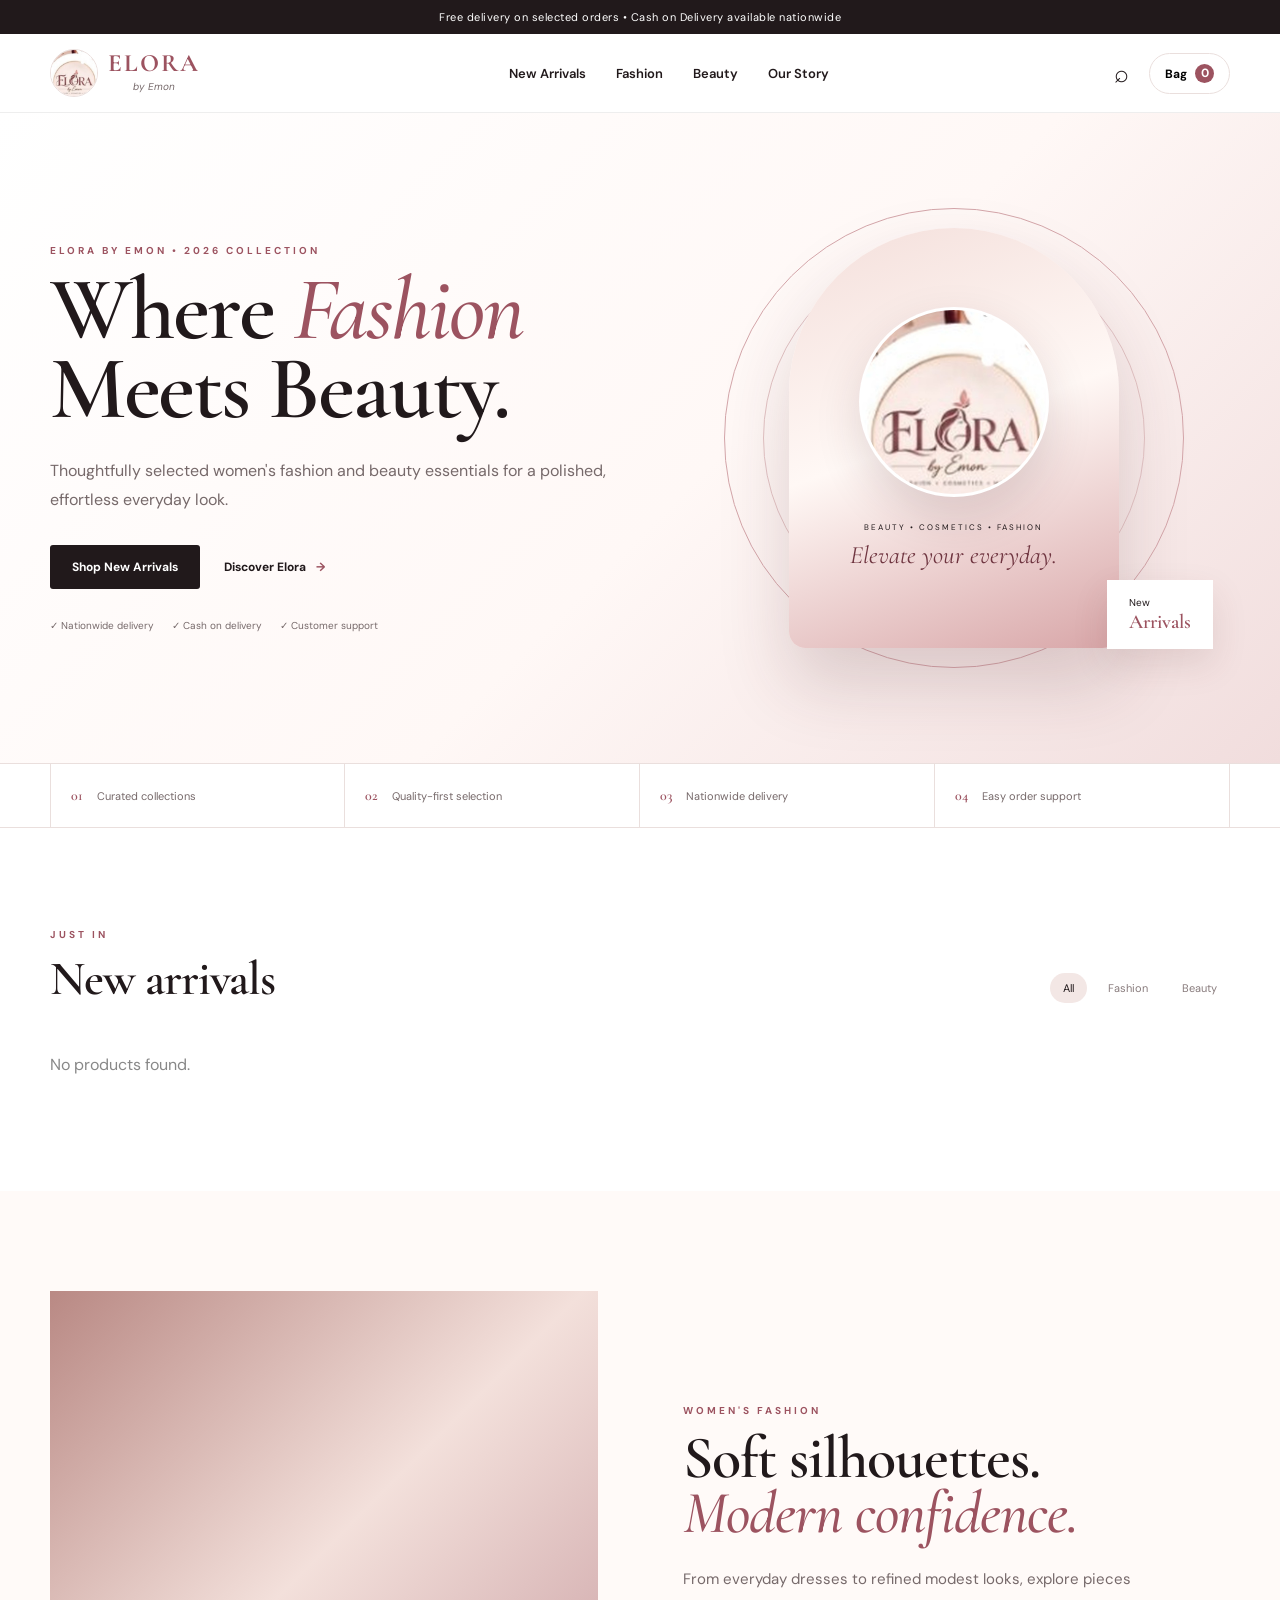
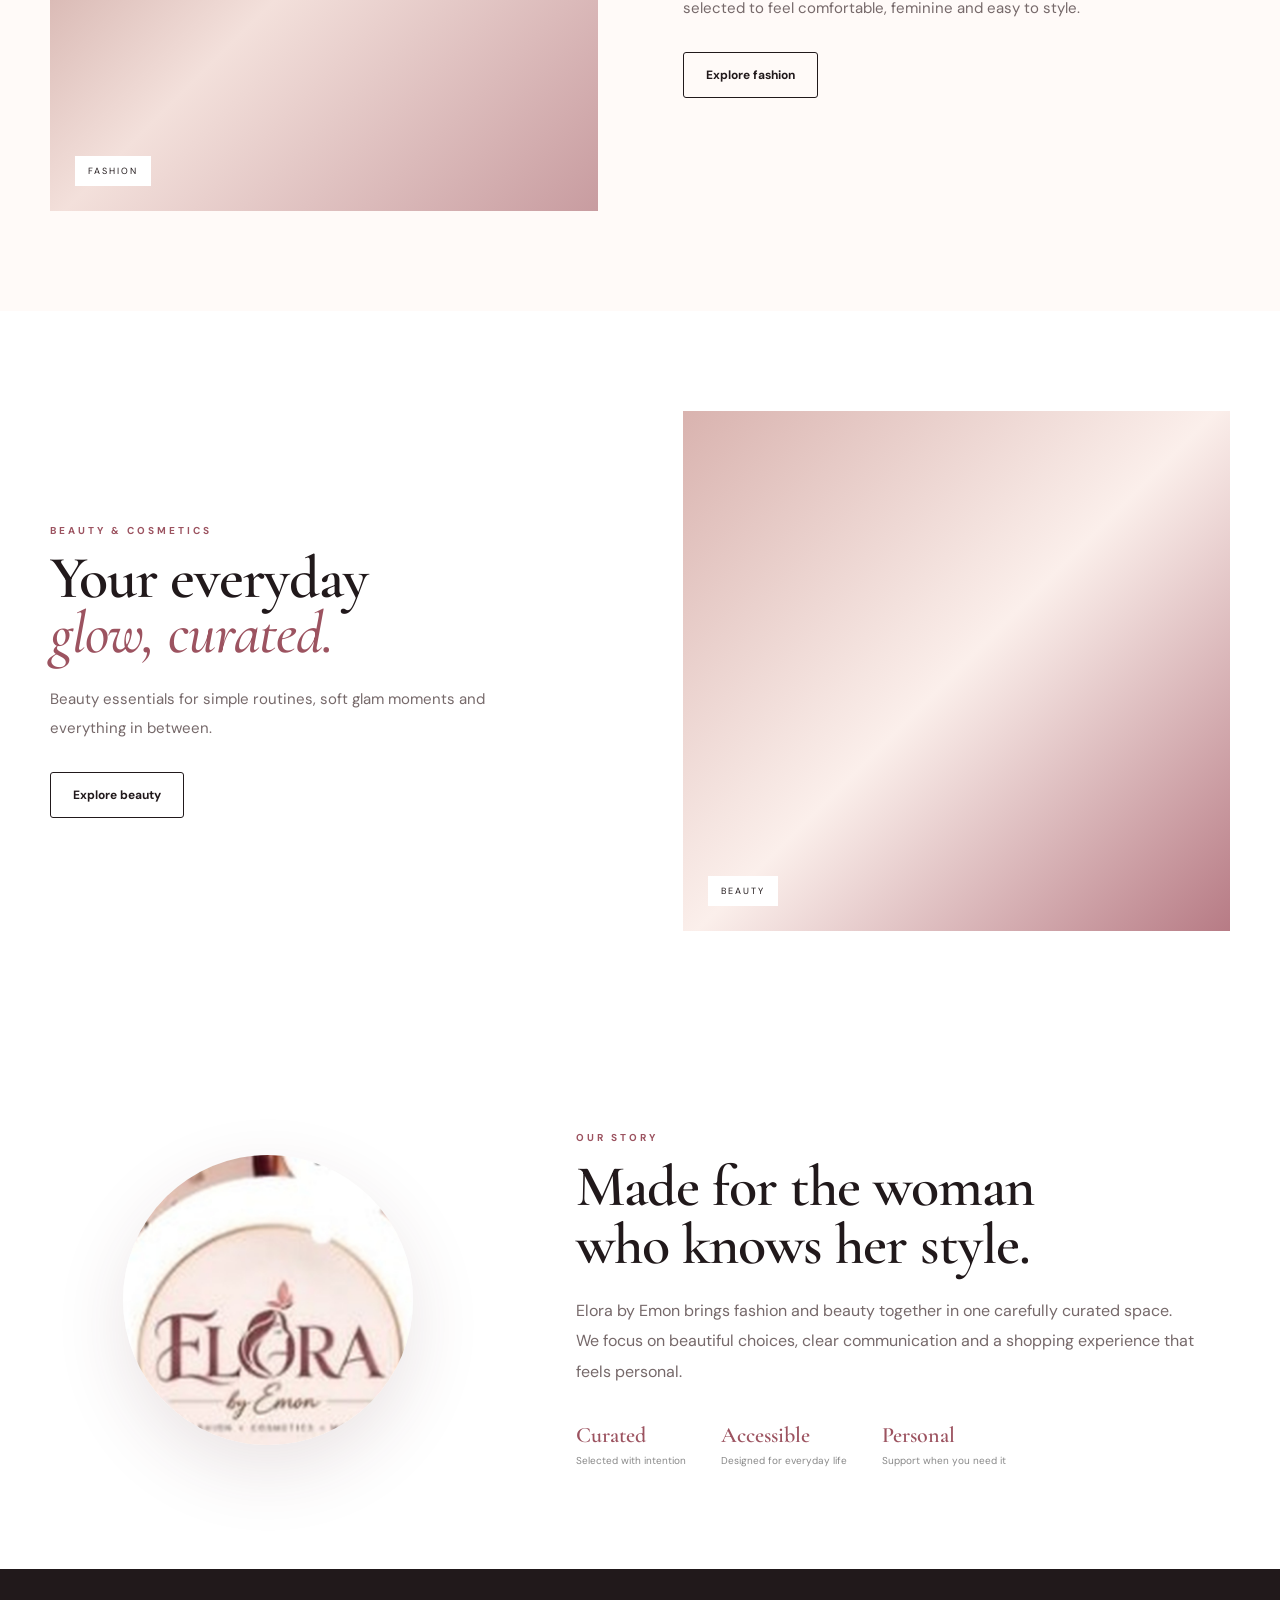
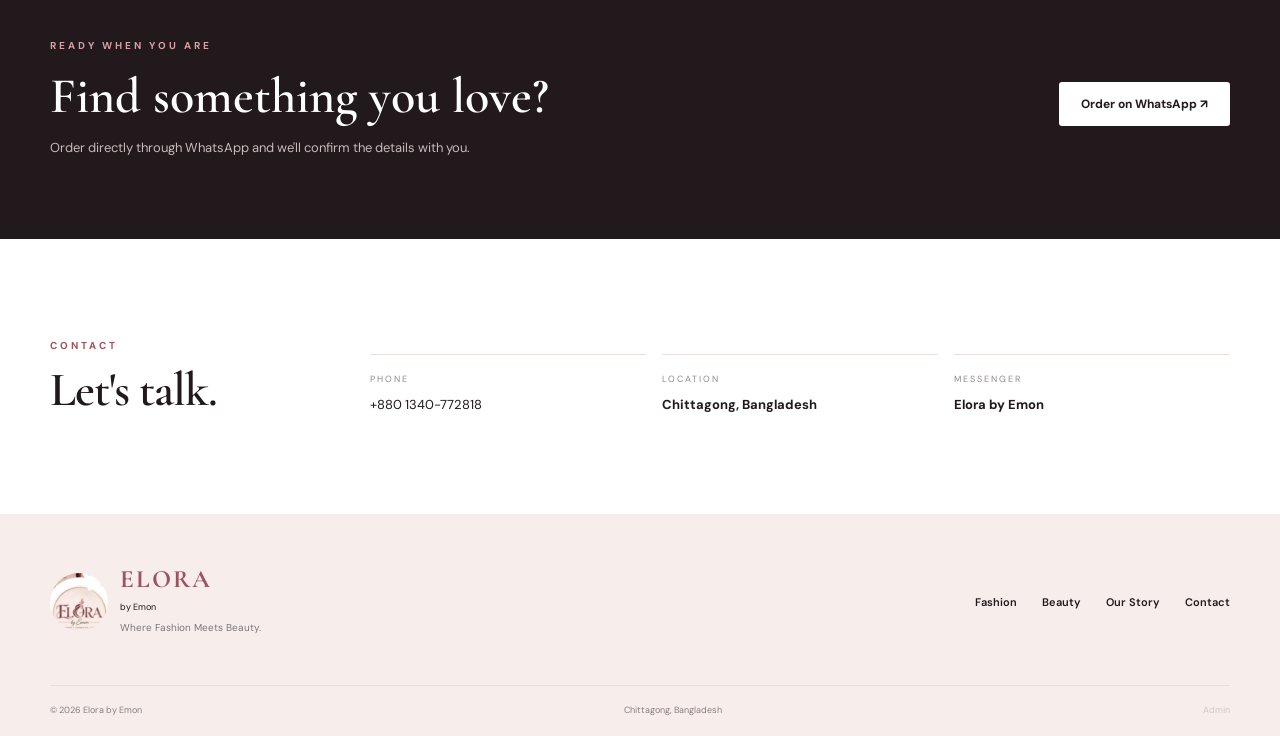
<file: index.html>
<!doctype html>
<html lang="en">
<head>
  <meta charset="utf-8">
  <meta name="viewport" content="width=device-width,initial-scale=1">
  <meta name="theme-color" content="#9c5360">
  <meta name="description" content="Elora by Emon — Where Fashion Meets Beauty. Women's fashion and beauty essentials in Bangladesh.">
  <title>Elora by Emon | Fashion & Beauty</title>
  <link rel="preconnect" href="https://fonts.googleapis.com">
  <link rel="preconnect" href="https://fonts.gstatic.com" crossorigin>
  <link href="https://fonts.googleapis.com/css2?family=Cormorant+Garamond:wght@500;600;700&family=DM+Sans:wght@400;500;600;700&display=swap" rel="stylesheet">
  <link rel="stylesheet" href="styles.css">
</head>
<body>
  <div class="announcement">Free delivery on selected orders • Cash on Delivery available nationwide</div>

  <header class="header" id="top">
    <div class="container header-inner">
      <button class="icon-btn mobile-menu" id="mobileMenu" aria-label="Open menu">☰</button>
      <a href="#top" class="brand">
        <img src="elora-logo.jpg" alt="Elora by Emon">
        <span><b>ELORA</b><small>by Emon</small></span>
      </a>

      <nav class="desktop-nav">
        <a href="#new">New Arrivals</a>
        <a href="#fashion">Fashion</a>
        <a href="#beauty">Beauty</a>
        <a href="#about">Our Story</a>
      </nav>

      <div class="header-actions">
        <button class="icon-btn" id="searchOpen" aria-label="Search">⌕</button>
        <button class="bag-btn" id="bagOpen">Bag <span id="bagCount">0</span></button>
      </div>
    </div>
    <div class="mobile-nav" id="mobileNav">
      <a href="#new">New Arrivals</a><a href="#fashion">Fashion</a><a href="#beauty">Beauty</a><a href="#about">Our Story</a>
    </div>
  </header>

  <div class="search-panel" id="searchPanel">
    <div class="container search-inner">
      <input id="searchInput" type="search" placeholder="Search dresses, cosmetics, beauty sets..." autocomplete="off">
      <button class="icon-btn" id="searchClose">×</button>
    </div>
  </div>

  <main>
    <section class="hero">
      <div class="container hero-grid">
        <div class="hero-copy">
          <p class="kicker">ELORA BY EMON • 2026 COLLECTION</p>
          <h1>Where <i>Fashion</i><br>Meets Beauty.</h1>
          <p class="hero-text">Thoughtfully selected women's fashion and beauty essentials for a polished, effortless everyday look.</p>
          <div class="hero-buttons">
            <a class="btn btn-dark" href="#new">Shop New Arrivals</a>
            <a class="text-link" href="#about">Discover Elora <span>→</span></a>
          </div>
          <div class="hero-points">
            <span>✓ Nationwide delivery</span><span>✓ Cash on delivery</span><span>✓ Customer support</span>
          </div>
        </div>
        <div class="hero-art">
          <div class="hero-orbit"></div>
          <div class="hero-card">
            <img src="elora-logo.jpg" alt="Elora by Emon logo">
            <p>BEAUTY • COSMETICS • FASHION</p>
            <strong>Elevate your everyday.</strong>
          </div>
          <div class="floating-note">New<br><b>Arrivals</b></div>
        </div>
      </div>
    </section>

    <section class="trust-strip">
      <div class="container trust-grid">
        <div><b>01</b><span>Curated collections</span></div>
        <div><b>02</b><span>Quality-first selection</span></div>
        <div><b>03</b><span>Nationwide delivery</span></div>
        <div><b>04</b><span>Easy order support</span></div>
      </div>
    </section>

    <section class="section" id="new">
      <div class="container">
        <div class="section-head">
          <div><p class="kicker">JUST IN</p><h2>New arrivals</h2></div>
          <div class="filters" id="filters">
            <button class="filter active" data-filter="all">All</button>
            <button class="filter" data-filter="fashion">Fashion</button>
            <button class="filter" data-filter="beauty">Beauty</button>
          </div>
        </div>
        <div class="product-grid" id="productGrid"></div>
      </div>
    </section>

    <section class="editorial" id="fashion">
      <div class="container editorial-grid">
        <div class="editorial-image fashion-image"><span>FASHION</span></div>
        <div class="editorial-copy">
          <p class="kicker">WOMEN'S FASHION</p>
          <h2>Soft silhouettes.<br><i>Modern confidence.</i></h2>
          <p>From everyday dresses to refined modest looks, explore pieces selected to feel comfortable, feminine and easy to style.</p>
          <a class="btn btn-outline" href="#new" data-set-filter="fashion">Explore fashion</a>
        </div>
      </div>
    </section>

    <section class="editorial reverse" id="beauty">
      <div class="container editorial-grid">
        <div class="editorial-copy">
          <p class="kicker">BEAUTY & COSMETICS</p>
          <h2>Your everyday<br><i>glow, curated.</i></h2>
          <p>Beauty essentials for simple routines, soft glam moments and everything in between.</p>
          <a class="btn btn-outline" href="#new" data-set-filter="beauty">Explore beauty</a>
        </div>
        <div class="editorial-image beauty-image"><span>BEAUTY</span></div>
      </div>
    </section>

    <section class="about section" id="about">
      <div class="container about-grid">
        <div class="about-mark"><img src="elora-logo.jpg" alt="Elora by Emon"></div>
        <div>
          <p class="kicker">OUR STORY</p>
          <h2>Made for the woman<br>who knows her style.</h2>
          <p>Elora by Emon brings fashion and beauty together in one carefully curated space. We focus on beautiful choices, clear communication and a shopping experience that feels personal.</p>
          <div class="about-list">
            <div><b>Curated</b><span>Selected with intention</span></div>
            <div><b>Accessible</b><span>Designed for everyday life</span></div>
            <div><b>Personal</b><span>Support when you need it</span></div>
          </div>
        </div>
      </div>
    </section>

    <section class="order-cta">
      <div class="container order-cta-inner">
        <div><p class="kicker">READY WHEN YOU ARE</p><h2>Find something you love?</h2><p>Order directly through WhatsApp and we'll confirm the details with you.</p></div>
        <a class="btn btn-light" target="_blank" href="https://wa.me/8801340772818?text=Hello%20Elora%20by%20Emon%2C%20I%20would%20like%20to%20place%20an%20order.">Order on WhatsApp ↗</a>
      </div>
    </section>

    <section class="contact section" id="contact">
      <div class="container contact-grid">
        <div><p class="kicker">CONTACT</p><h2>Let's talk.</h2></div>
        <div class="contact-card"><span>Phone</span><a href="tel:+8801340772818">+880 1340-772818</a></div>
        <div class="contact-card"><span>Location</span><b>Chittagong, Bangladesh</b></div>
        <div class="contact-card"><span>Messenger</span><b>Elora by Emon</b></div>
      </div>
    </section>
  </main>

  <footer>
    <div class="container footer-main">
      <div class="footer-brand"><img src="elora-logo.jpg"><div><b>ELORA</b><small>by Emon</small><p>Where Fashion Meets Beauty.</p></div></div>
      <div class="footer-links"><a href="#fashion">Fashion</a><a href="#beauty">Beauty</a><a href="#about">Our Story</a><a href="#contact">Contact</a></div>
    </div>
    <div class="container footer-bottom"><span>© 2026 Elora by Emon</span><span>Chittagong, Bangladesh</span><a href="/admin.html" style="opacity:.35">Admin</a></div>
  </footer>

  <aside class="drawer" id="drawer" aria-hidden="true">
    <div class="drawer-backdrop" id="drawerClose"></div>
    <div class="drawer-panel">
      <div class="drawer-head"><h3>Your Bag</h3><button class="icon-btn" id="drawerX">×</button></div>
      <div id="bagItems" class="bag-items"></div>
      <div class="bag-summary"><div><span>Subtotal</span><b id="bagTotal">৳ 0</b></div><button class="btn btn-dark full" id="checkoutBtn">Continue to order</button><small>Delivery charge may apply based on location.</small></div>
    </div>
  </aside>

  <div class="modal" id="checkoutModal">
    <div class="modal-box">
      <div class="drawer-head"><h3>Order details</h3><button class="icon-btn" id="checkoutClose">×</button></div>
      <p class="modal-note">Fill in your details. Your order will open in WhatsApp for confirmation.</p>
      <form id="orderForm">
        <label>Name<input name="name" required placeholder="Your full name"></label>
        <label>Phone<input name="phone" required placeholder="01XXXXXXXXX"></label>
        <label>Delivery address<textarea name="address" required placeholder="House, road, area, city"></textarea></label>
        <button class="btn btn-dark full" type="submit">Send order via WhatsApp ↗</button>
      </form>
    </div>
  </div>

  <div class="toast" id="toast"></div>
  <script src="app.js"></script>
</body>
</html>
</file>
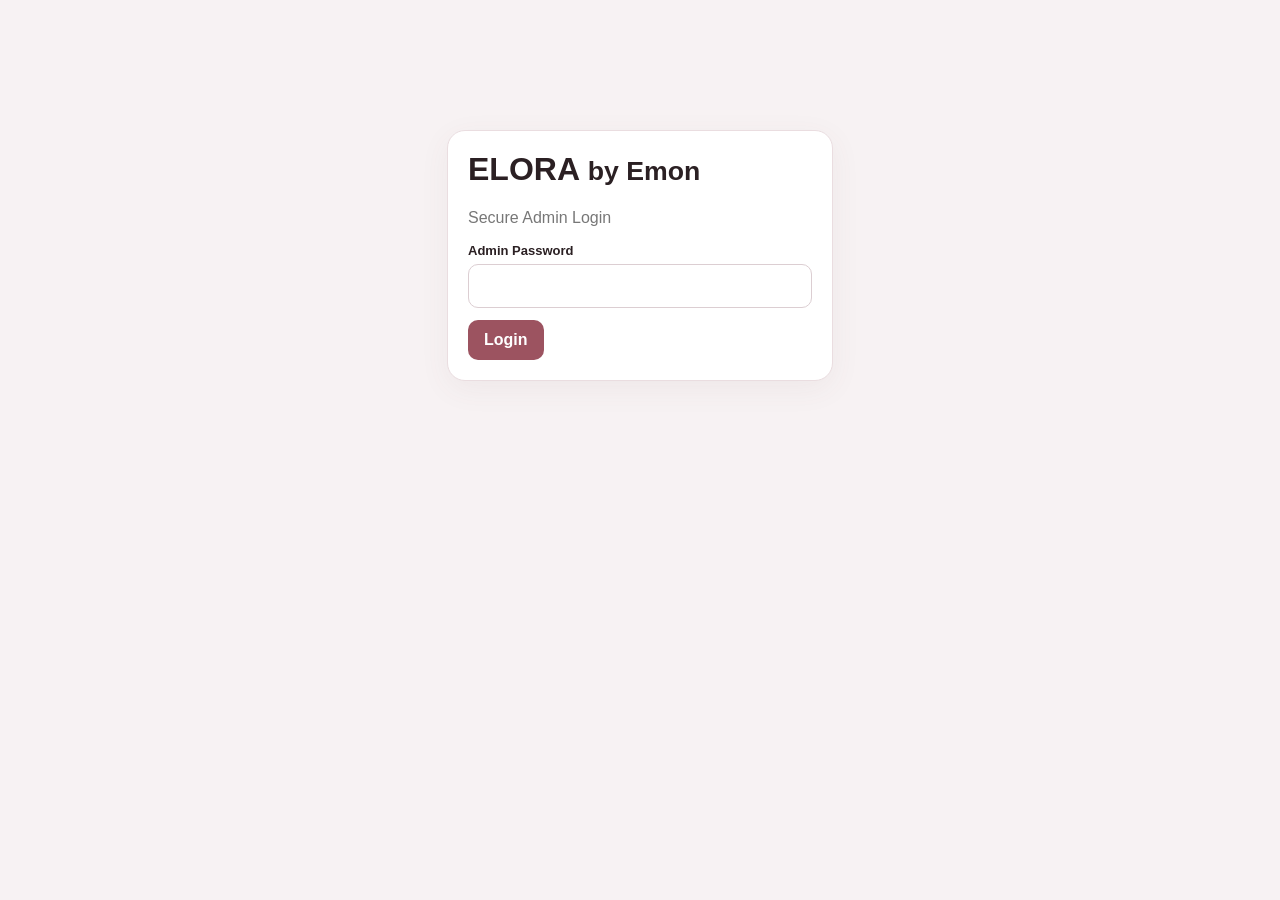
<file: admin.html>
<!doctype html><html lang="en"><head><meta charset="utf-8"><meta name="viewport" content="width=device-width,initial-scale=1"><title>Elora by Emon • Admin</title><style>
*{box-sizing:border-box}body{margin:0;font-family:Arial,sans-serif;background:#f7f2f3;color:#2b2023}button,input,textarea,select{font:inherit}button{cursor:pointer}.wrap{max-width:1180px;margin:auto;padding:22px}.top{display:flex;justify-content:space-between;align-items:center;margin-bottom:20px}.brand{font-size:22px;font-weight:800}.muted{color:#777}.card{background:#fff;border:1px solid #eadde0;border-radius:18px;padding:20px;box-shadow:0 8px 30px #6c4b5210}.login{max-width:430px;margin:12vh auto}.login h1{margin-top:0}.field{margin:12px 0}.field label{display:block;font-size:13px;font-weight:700;margin-bottom:6px}.field input,.field textarea,.field select{width:100%;padding:12px;border:1px solid #dcced2;border-radius:10px;background:#fff}.btn{border:0;border-radius:10px;padding:11px 16px;background:#9c5360;color:white;font-weight:700}.btn.alt{background:#eee;color:#432d33}.btn.danger{background:#8d303d}.hidden{display:none!important}.tabs{display:flex;gap:8px;margin-bottom:16px;flex-wrap:wrap}.tab.active{background:#9c5360;color:#fff}.grid{display:grid;grid-template-columns:repeat(2,minmax(0,1fr));gap:18px}.formgrid{display:grid;grid-template-columns:1fr 1fr;gap:12px}.full{grid-column:1/-1}.actions{display:flex;gap:8px;flex-wrap:wrap}.product,.order{border:1px solid #eadde0;border-radius:14px;padding:14px;background:#fff}.product img{width:100%;height:180px;object-fit:cover;border-radius:10px;background:#f2e8ea}.row{display:flex;justify-content:space-between;gap:12px;align-items:center}.price{font-weight:800}.status{padding:5px 8px;border-radius:20px;background:#f2e7e9;font-size:12px}.error{color:#a72d3e;margin-top:10px}.ok{color:#237343;margin-top:10px}@media(max-width:700px){.grid,.formgrid{grid-template-columns:1fr}.top{align-items:flex-start;gap:10px;flex-direction:column}}
</style></head><body><div id="login" class="wrap login"><div class="card"><h1>ELORA <small>by Emon</small></h1><p class="muted">Secure Admin Login</p><form id="loginForm"><div class="field"><label>Admin Password</label><input id="password" type="password" required autocomplete="current-password"></div><button class="btn" type="submit">Login</button><div id="loginMsg"></div></form></div></div>
<div id="app" class="wrap hidden"><div class="top"><div><div class="brand">ELORA by Emon • Admin</div><div class="muted">Manage products and customer orders</div></div><div class="actions"><a class="btn alt" href="/" target="_blank">View Store</a><button class="btn alt" id="refresh">Refresh</button></div></div>
<div class="tabs"><button class="btn tab active" data-tab="products">Products</button><button class="btn tab" data-tab="orders">Orders</button></div>
<section id="productsTab"><div class="card"><div class="row"><h2>Add Product</h2><span class="muted">Customer site updates from the database</span></div><form id="productForm"><div class="formgrid"><div class="field"><label>Product name</label><input name="name" required></div><div class="field"><label>Price (৳)</label><input name="price" type="number" min="0" required></div><div class="field"><label>Type</label><select name="type"><option>Fashion</option><option>Beauty</option></select></div><div class="field"><label>Category</label><select name="cat"><option value="fashion">Fashion</option><option value="beauty">Beauty</option></select></div><div class="field"><label>Badge</label><input name="badge" value="NEW"></div><div class="field"><label>Stock</label><input name="stock" type="number" min="0" value="10"></div><div class="field full"><label>Image URL</label><input name="image_url" placeholder="https://...jpg"></div><div class="field full"><label>Description</label><textarea name="description" rows="3"></textarea></div></div><button class="btn" type="submit">Add Product</button><div id="productMsg"></div></form></div><div style="height:18px"></div><div id="productList" class="grid"></div></section>
<section id="ordersTab" class="hidden"><div id="orderList" class="grid"></div></section></div><script>
const $=s=>document.querySelector(s);let products=[];let orders=[];
function msg(el,t,good=false){el.textContent=t;el.className=good?'ok':'error';setTimeout(()=>el.textContent='',2500)}
async function api(url,opt={}){const r=await fetch(url,{...opt,headers:{'Content-Type':'application/json',...(opt.headers||{})}});const d=await r.json().catch(()=>({}));if(!r.ok)throw new Error(d.error||'Request failed');return d}
$('#loginForm').onsubmit=async e=>{e.preventDefault();try{await api('/api/admin/login',{method:'POST',body:JSON.stringify({password:$('#password').value})});$('#login').classList.add('hidden');$('#app').classList.remove('hidden');load()}catch(x){msg($('#loginMsg'),x.message)}};
async function load(){try{products=(await api('/api/admin/products')).products;orders=(await api('/api/admin/orders')).orders;renderProducts();renderOrders()}catch(x){if(x.message==='Unauthorized'){location.reload()}else alert(x.message)}}
function renderProducts(){ $('#productList').innerHTML=products.map(p=>`<article class="product"><img src="${p.image_url||'elora-logo.jpg'}" onerror="this.src='elora-logo.jpg'"><h3>${esc(p.name)}</h3><div class="row"><span class="price">৳ ${Number(p.price).toLocaleString('en-BD')}</span><span class="status">Stock: ${p.stock}</span></div><p class="muted">${esc(p.description||'')}</p><div class="actions"><button class="btn alt" onclick="editProduct(${p.id})">Edit</button><button class="btn danger" onclick="delProduct(${p.id})">Delete</button></div></article>`).join('')||'<div class="card">No products yet.</div>' }
function esc(s){return String(s).replace(/[&<>"']/g,c=>({'&':'&amp;','<':'&lt;','>':'&gt;','"':'&quot;',"'":'&#39;'}[c]))}
$('#productForm').onsubmit=async e=>{e.preventDefault();const f=new FormData(e.target);try{await api('/api/admin/products',{method:'POST',body:JSON.stringify(Object.fromEntries(f))});e.target.reset();msg($('#productMsg'),'Product added',true);load()}catch(x){msg($('#productMsg'),x.message)}};
window.editProduct=async id=>{const p=products.find(x=>x.id===id);const name=prompt('Product name',p.name);if(name===null)return;const price=prompt('Price',p.price);const stock=prompt('Stock',p.stock);const image=prompt('Image URL',p.image_url||'');const description=prompt('Description',p.description||'');try{await api('/api/admin/products',{method:'PATCH',body:JSON.stringify({...p,name,price,stock,image_url:image,active:p.active})});load()}catch(x){alert(x.message)}};
window.delProduct=async id=>{if(!confirm('Delete this product?'))return;try{await api('/api/admin/products',{method:'DELETE',body:JSON.stringify({id})});load()}catch(x){alert(x.message)}};
function renderOrders(){$('#orderList').innerHTML=orders.map(o=>`<article class="order"><div class="row"><h3>Order #${o.id}</h3><span class="status">${o.status}</span></div><p><b>${esc(o.customer_name)}</b><br>${esc(o.phone)}<br>${esc(o.address)}</p><p>${o.items.map(i=>`${esc(i.name)} × ${i.qty} — ৳ ${Number(i.price*i.qty).toLocaleString('en-BD')}`).join('<br>')}</p><div class="row"><b>Total: ৳ ${Number(o.total).toLocaleString('en-BD')}</b><select onchange="statusOrder(${o.id},this.value)">${['pending','confirmed','packed','shipped','delivered','cancelled'].map(s=>`<option ${s===o.status?'selected':''}>${s}</option>`).join('')}</select></div></article>`).join('')||'<div class="card">No orders yet.</div>'}
window.statusOrder=async(id,status)=>{try{await api('/api/admin/orders',{method:'PATCH',body:JSON.stringify({id,status})});load()}catch(x){alert(x.message)}};
document.querySelectorAll('.tab').forEach(b=>b.onclick=()=>{document.querySelectorAll('.tab').forEach(x=>x.classList.remove('active'));b.classList.add('active');$('#productsTab').classList.toggle('hidden',b.dataset.tab!=='products');$('#ordersTab').classList.toggle('hidden',b.dataset.tab!=='orders')});$('#refresh').onclick=load;
</script></body></html>
</file>
<file: styles.css>
:root{
--rose:#9c5360;--rose-dark:#6f3540;--rose-soft:#ead1d1;--ink:#21191b;--muted:#76696a;--paper:#fffaf8;--line:#eadfdd;--white:#fff;--max:1180px
}
*{box-sizing:border-box}html{scroll-behavior:smooth}body{margin:0;color:var(--ink);font-family:"DM Sans",Arial,sans-serif;background:#fff}
a{text-decoration:none;color:inherit}button,input,textarea{font:inherit}.container{width:min(var(--max),calc(100% - 40px));margin:auto}
.announcement{height:34px;background:var(--ink);color:#fff;text-align:center;font-size:11px;letter-spacing:.5px;display:flex;align-items:center;justify-content:center}
.header{position:sticky;top:0;z-index:40;background:rgba(255,255,255,.94);backdrop-filter:blur(16px);border-bottom:1px solid #eee}.header-inner{height:78px;display:flex;align-items:center;gap:35px}
.brand{display:flex;align-items:center;gap:10px;min-width:180px}.brand img{width:48px;height:48px;object-fit:cover;border-radius:50%;border:1px solid var(--line)}.brand span{display:flex;flex-direction:column;font-family:"Cormorant Garamond",Georgia,serif;line-height:.85}.brand b{font-size:25px;letter-spacing:2px;color:var(--rose)}.brand small{font:italic 10px "DM Sans";color:#76696a;text-align:center;margin-top:5px}
.desktop-nav{display:flex;gap:30px;margin:auto;font-size:13px;font-weight:600}.desktop-nav a:hover,.footer-links a:hover{color:var(--rose)}
.header-actions{display:flex;align-items:center;gap:14px}.icon-btn{border:0;background:transparent;font-size:25px;cursor:pointer;color:var(--ink)}.bag-btn{border:1px solid var(--line);background:#fff;padding:10px 15px;border-radius:999px;cursor:pointer;font-size:12px;font-weight:700}.bag-btn span{display:inline-flex;width:19px;height:19px;border-radius:50%;align-items:center;justify-content:center;background:var(--rose);color:#fff;margin-left:5px}.mobile-menu,.mobile-nav{display:none}
.search-panel{display:none;border-bottom:1px solid var(--line);background:#fff}.search-panel.open{display:block}.search-inner{height:75px;display:flex;align-items:center}.search-inner input{width:100%;border:0;outline:0;font-size:20px}.search-inner input::placeholder{color:#aaa}
.hero{background:linear-gradient(135deg,#fff 0,#fff8f6 55%,#f1dddd 100%);overflow:hidden}.hero-grid{min-height:650px;display:grid;grid-template-columns:1.03fr .97fr;align-items:center;gap:40px}.kicker{font-size:10px;letter-spacing:3px;font-weight:700;color:var(--rose);margin:0 0 14px}.hero h1{font:600 clamp(54px,7vw,92px)/.88 "Cormorant Garamond",Georgia,serif;letter-spacing:-2px;margin:0 0 28px}.hero h1 i,.editorial h2 i{color:var(--rose);font-weight:500}.hero-text{font-size:16px;line-height:1.8;color:var(--muted);max-width:570px}.hero-buttons{display:flex;align-items:center;gap:24px;margin:30px 0}.btn{display:inline-flex;align-items:center;justify-content:center;border:0;border-radius:3px;padding:14px 22px;font-size:12px;font-weight:700;cursor:pointer}.btn-dark{background:var(--ink);color:#fff}.btn-dark:hover{background:var(--rose-dark)}.btn-light{background:#fff;color:var(--ink)}.btn-outline{border:1px solid var(--ink);color:var(--ink);background:transparent}.btn-outline:hover{background:var(--ink);color:#fff}.text-link{font-size:12px;font-weight:700}.text-link span{color:var(--rose);margin-left:7px}.hero-points{display:flex;gap:18px;flex-wrap:wrap;font-size:10px;color:#76696a}.hero-art{min-height:540px;position:relative;display:flex;align-items:center;justify-content:center}.hero-orbit{position:absolute;width:460px;height:460px;border-radius:50%;border:1px solid #d4a6aa}.hero-orbit:after{content:"";position:absolute;inset:38px;border-radius:50%;border:1px solid #e3c4c5}.hero-card{position:relative;width:330px;height:420px;border-radius:180px 180px 18px 18px;background:linear-gradient(160deg,#f4dfdb,#fff8f5 48%,#d8a6a8);display:flex;flex-direction:column;align-items:center;justify-content:center;box-shadow:0 35px 70px rgba(85,40,45,.18)}.hero-card img{width:190px;height:190px;border-radius:50%;object-fit:cover;box-shadow:0 18px 45px rgba(65,35,38,.15);background:#fff;padding:3px}.hero-card p{font-size:8px;letter-spacing:2px;margin:25px 0 8px}.hero-card strong{font:italic 25px "Cormorant Garamond";color:var(--rose-dark)}.floating-note{position:absolute;right:3%;bottom:11%;background:#fff;padding:15px 22px;font-size:10px;line-height:1.5;box-shadow:0 15px 35px #5d2d3320}.floating-note b{font:600 20px "Cormorant Garamond";color:var(--rose)}
.trust-strip{border-bottom:1px solid var(--line);border-top:1px solid var(--line)}.trust-grid{display:grid;grid-template-columns:repeat(4,1fr)}.trust-grid div{padding:23px 20px;border-right:1px solid var(--line);display:flex;align-items:center;gap:14px}.trust-grid div:first-child{border-left:1px solid var(--line)}.trust-grid b{font:600 14px "Cormorant Garamond";color:var(--rose)}.trust-grid span{font-size:11px;color:var(--muted)}
.section{padding:100px 0}.section-head{display:flex;justify-content:space-between;align-items:end;margin-bottom:35px}.section-head h2,.about h2,.contact h2{font:600 48px/1 "Cormorant Garamond";letter-spacing:-1px;margin:0}.filters{display:flex;gap:8px}.filter{border:0;background:transparent;color:#887b7c;font-size:11px;padding:8px 13px;cursor:pointer}.filter.active{color:var(--ink);background:#f3e7e5;border-radius:999px}
.product-grid{display:grid;grid-template-columns:repeat(4,1fr);gap:18px}.product{min-width:0}.product-media{height:370px;background:#f3e3df;position:relative;overflow:hidden;border-radius:3px}.product-media:before{content:"";position:absolute;inset:0;background:linear-gradient(135deg,#ead2cf,#f9eeeb 52%,#c98f96);transition:.35s}.product:hover .product-media:before{transform:scale(1.05)}.product-media.beauty:before{background:linear-gradient(135deg,#f1ded9,#fbf4ef 48%,#c9959b)}.product-media.alt:before{background:linear-gradient(135deg,#e4d4d6,#f4e5dc 50%,#aa747c)}.product-media.gold:before{background:linear-gradient(135deg,#efe0d3,#f7eee8 50%,#c9a08c)}.product-badge{position:absolute;top:13px;left:13px;background:#fff;padding:7px 9px;font-size:8px;letter-spacing:1px;color:var(--rose);font-weight:700}.product-wish{position:absolute;top:10px;right:10px;width:33px;height:33px;border-radius:50%;border:0;background:#ffffffc9;cursor:pointer;font-size:18px}.product-info{padding:15px 2px}.product-info .type{font-size:9px;letter-spacing:1.5px;color:#988b8c;text-transform:uppercase}.product-info h3{font:600 21px "Cormorant Garamond";margin:5px 0}.product-row{display:flex;align-items:center;justify-content:space-between}.price{font-size:14px;font-weight:700}.add{border:1px solid var(--line);background:#fff;padding:8px 11px;font-size:9px;font-weight:700;cursor:pointer}.add:hover{border-color:var(--rose);color:var(--rose)}
.editorial{padding:100px 0;background:var(--paper)}.editorial.reverse{background:#fff}.editorial-grid{display:grid;grid-template-columns:1fr 1fr;align-items:center;gap:85px}.editorial-image{height:520px;position:relative;overflow:hidden}.editorial-image:before{content:"";position:absolute;inset:0}.fashion-image:before{background:linear-gradient(135deg,#b98984,#f3e0db 50%,#c89ca0)}.beauty-image:before{background:linear-gradient(135deg,#d9b3af,#fbefeb 50%,#b77b85)}.editorial-image span{position:absolute;bottom:25px;left:25px;background:#fff;padding:9px 13px;font-size:9px;letter-spacing:2px}.editorial-copy h2{font:600 60px/.92 "Cormorant Garamond";letter-spacing:-1px;margin:0 0 24px}.editorial-copy>p:not(.kicker){font-size:15px;line-height:1.9;color:var(--muted);max-width:510px;margin-bottom:30px}.about{background:#fff}.about-grid{display:grid;grid-template-columns:.8fr 1.2fr;gap:90px;align-items:center}.about-mark{display:flex;justify-content:center}.about-mark img{width:290px;height:290px;border-radius:50%;object-fit:cover;box-shadow:0 25px 70px #54252e20}.about h2{font-size:58px;margin-bottom:22px}.about-grid>div:last-child>p:not(.kicker){max-width:620px;color:var(--muted);line-height:1.9}.about-list{display:flex;gap:35px;margin-top:35px}.about-list b{display:block;font:600 22px "Cormorant Garamond";color:var(--rose)}.about-list span{font-size:10px;color:#888}
.order-cta{background:var(--ink);color:#fff;padding:70px 0}.order-cta-inner{display:flex;justify-content:space-between;align-items:center;gap:40px}.order-cta .kicker{color:#d7a0a6}.order-cta h2{font:600 50px "Cormorant Garamond";margin:0 0 10px}.order-cta p:not(.kicker){color:#c8b9bb;font-size:13px}.contact-grid{display:grid;grid-template-columns:1.1fr 1fr 1fr 1fr;gap:16px;align-items:end}.contact-card{border-top:1px solid var(--line);padding-top:18px}.contact-card span{display:block;font-size:9px;letter-spacing:2px;text-transform:uppercase;color:#97898a;margin-bottom:8px}.contact-card a,.contact-card b{font-size:13px}
footer{background:#f7eeec;padding:50px 0 20px}.footer-main{display:flex;justify-content:space-between;align-items:center;padding-bottom:45px}.footer-brand{display:flex;align-items:center;gap:12px}.footer-brand img{width:58px;height:58px;border-radius:50%;object-fit:cover}.footer-brand b{display:block;font:700 25px "Cormorant Garamond";letter-spacing:2px;color:var(--rose)}.footer-brand small{font-size:9px}.footer-brand p{font-size:10px;color:#777;margin:6px 0}.footer-links{display:flex;gap:25px;font-size:11px;font-weight:600}.footer-bottom{border-top:1px solid var(--line);padding-top:18px;display:flex;justify-content:space-between;color:#8b7d7e;font-size:9px}
.drawer{position:fixed;inset:0;z-index:80;pointer-events:none}.drawer.open{pointer-events:auto}.drawer-backdrop{position:absolute;inset:0;background:#21191b66;opacity:0;transition:.25s}.drawer.open .drawer-backdrop{opacity:1}.drawer-panel{position:absolute;right:0;top:0;height:100%;width:min(440px,100%);background:#fff;transform:translateX(100%);transition:.3s;display:flex;flex-direction:column}.drawer.open .drawer-panel{transform:translateX(0)}.drawer-head{display:flex;justify-content:space-between;align-items:center;padding:25px;border-bottom:1px solid var(--line)}.drawer-head h3{font:600 28px "Cormorant Garamond";margin:0}.bag-items{padding:20px;overflow:auto;flex:1}.bag-empty{text-align:center;color:#8c7e7f;padding:60px 10px;font-size:13px}.bag-line{display:grid;grid-template-columns:65px 1fr auto;gap:13px;padding:13px 0;border-bottom:1px solid #eee;align-items:center}.bag-thumb{height:65px;background:linear-gradient(135deg,#ead2cf,#c9959b)}.bag-line h4{font:600 17px "Cormorant Garamond";margin:0}.bag-line p{font-size:10px;color:#888;margin:4px 0}.remove{border:0;background:none;color:#b06a72;font-size:10px;cursor:pointer}.bag-summary{padding:22px;border-top:1px solid var(--line)}.bag-summary>div{display:flex;justify-content:space-between;margin-bottom:15px}.bag-summary small{display:block;text-align:center;color:#999;font-size:9px;margin-top:10px}.full{width:100%}
.modal{position:fixed;inset:0;background:#21191b77;z-index:100;display:none;align-items:center;justify-content:center;padding:20px}.modal.open{display:flex}.modal-box{background:#fff;width:min(480px,100%);padding:28px}.modal-note{font-size:12px;line-height:1.7;color:#777}.modal form{display:grid;gap:15px}.modal label{font-size:10px;font-weight:700}.modal input,.modal textarea{width:100%;margin-top:7px;padding:12px;border:1px solid var(--line);outline:0;border-radius:2px}.modal textarea{min-height:90px;resize:vertical}.toast{position:fixed;left:50%;bottom:25px;transform:translate(-50%,20px);opacity:0;z-index:120;background:var(--ink);color:#fff;padding:12px 18px;border-radius:30px;font-size:11px;transition:.25s}.toast.show{opacity:1;transform:translate(-50%,0)}
@media(max-width:900px){.desktop-nav{display:none}.mobile-menu{display:block}.header-inner{gap:12px}.brand{margin-right:auto}.mobile-nav{padding:0 20px 18px;display:none;gap:14px;flex-wrap:wrap}.mobile-nav.open{display:flex}.mobile-nav a{font-size:12px}.hero-grid{grid-template-columns:1fr;min-height:auto;padding:70px 0}.hero-art{min-height:460px}.product-grid{grid-template-columns:repeat(2,1fr)}.editorial-grid,.about-grid{grid-template-columns:1fr;gap:45px}.editorial.reverse .editorial-copy{order:1}.editorial.reverse .editorial-image{order:2}.editorial-copy h2{font-size:52px}.contact-grid{grid-template-columns:1fr 1fr}.order-cta-inner{align-items:flex-start;flex-direction:column}.trust-grid{grid-template-columns:1fr 1fr}.trust-grid div:nth-child(3){border-left:1px solid var(--line)}}
@media(max-width:560px){.container{width:min(var(--max),calc(100% - 28px))}.announcement{font-size:9px}.header-inner{height:66px}.brand img{width:42px;height:42px}.brand b{font-size:21px}.header-actions{gap:5px}.hero h1{font-size:58px}.hero-art{min-height:380px}.hero-orbit{width:320px;height:320px}.hero-card{width:245px;height:330px}.hero-card img{width:135px;height:135px}.floating-note{right:0;bottom:5%}.hero-points{gap:9px}.trust-grid{grid-template-columns:1fr 1fr}.trust-grid div{padding:18px 10px}.section{padding:70px 0}.section-head{display:block}.filters{margin-top:20px}.product-grid{gap:25px 10px}.product-media{height:230px}.product-info h3{font-size:18px}.add{padding:7px}.editorial,.about{padding:70px 0}.editorial-image{height:380px}.editorial-copy h2,.about h2{font-size:46px}.about-list{gap:15px;flex-wrap:wrap}.about-mark img{width:220px;height:220px}.order-cta h2{font-size:42px}.contact-grid{grid-template-columns:1fr}.footer-main{display:block}.footer-links{margin-top:25px;flex-wrap:wrap}.footer-bottom{display:block;line-height:2}.footer-bottom span{display:block}.bag-btn{padding:8px 10px}}
</file>
